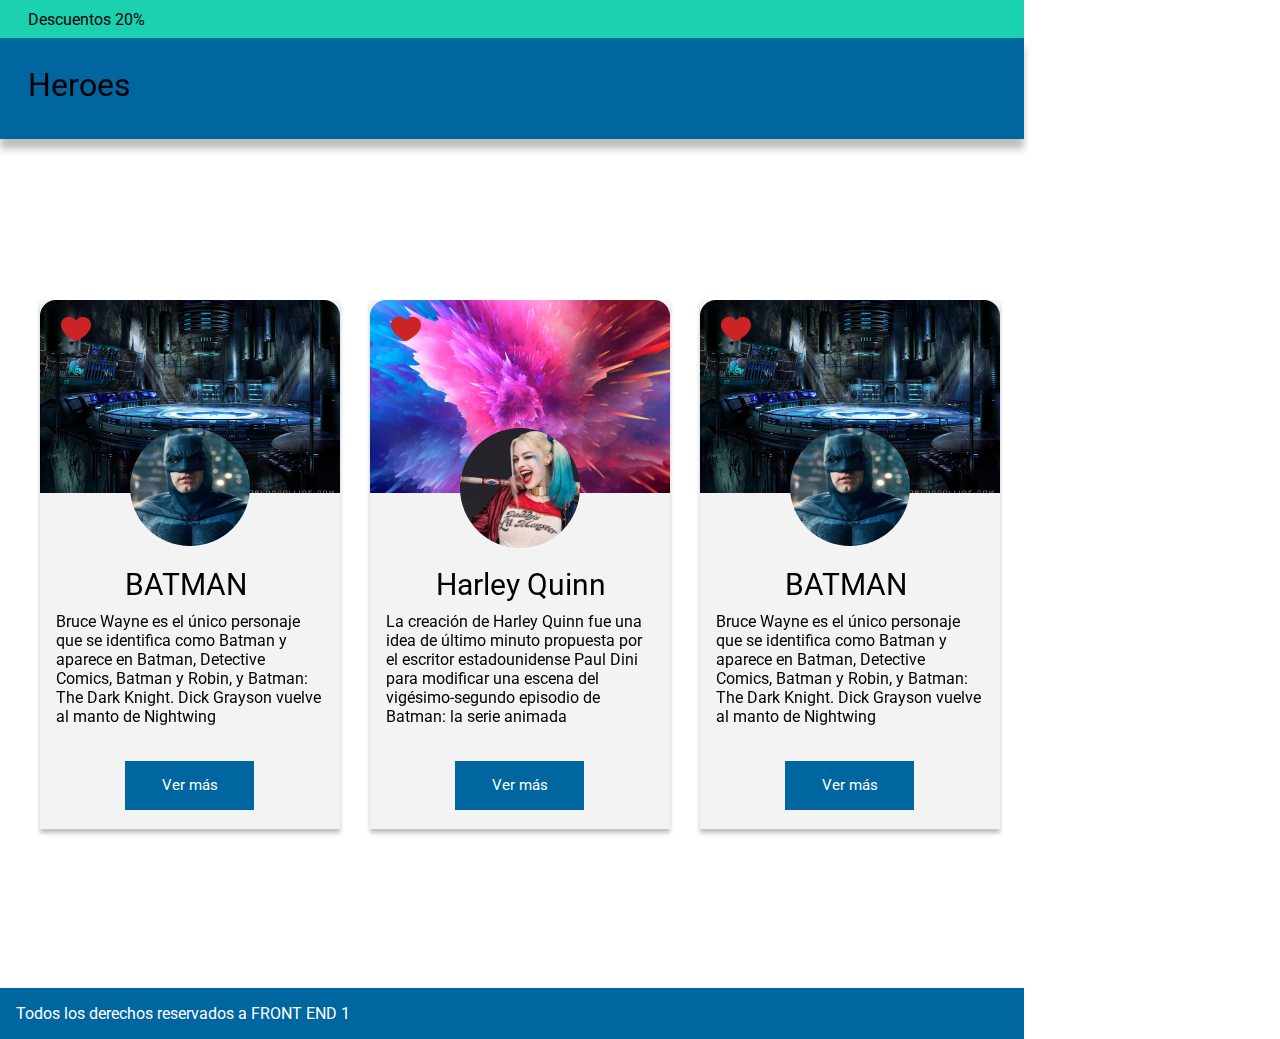
<file: index.html>
<!DOCTYPE html>
<html lang="en">
<head>
    <meta charset="UTF-8">
    <meta http-equiv="X-UA-Compatible" content="IE=edge">
    <meta name="viewport" content="width=device-width, initial-scale=1.0">
    <link href="css/style.css" rel="stylesheet">
    <link rel="preconnect" href="https://fonts.googleapis.com">
    <link rel="preconnect" href="https://fonts.gstatic.com" crossorigin>
    <link href="https://fonts.googleapis.com/css2?family=Roboto&display=swap" rel="stylesheet">
    <title>Clase 10 LV</title>
    <link rel="stylesheet" href="https://cdnjs.cloudflare.com/ajax/libs/font-awesome/6.1.2/css/all.min.css" integrity="sha512-1sCRPdkRXhBV2PBLUdRb4tMg1w2YPf37qatUFeS7zlBy7jJI8Lf4VHwWfZZfpXtYSLy85pkm9GaYVYMfw5BC1A==" crossorigin="anonymous" referrerpolicy="no-referrer" />
</head>
<body>
    <header>
        <div class="descuentos">Descuentos 20%</div>
        <h1>Heroes</h1>
    </header>
    <main>
        <div class="contenedor">
            <span class="batman1">
                <img src="img/Batman-fondo.png" alt="Fondo Batman">
                <img class="corazon" src="img/corazon.png" alt="corazon">
                <img class="fotoperfil" src="img/batman.png" alt="Foto Batman">
                <h2 class="tituloB">BATMAN</h2>
                <p class="batman1text">Bruce Wayne es el único personaje que se identifica como Batman y aparece en Batman, Detective Comics, Batman y Robin, y Batman: The Dark Knight. Dick Grayson vuelve al manto de Nightwing</p>
                <a href="#">Ver más</a>
            </span>
            <span class="harley">
                <img class ="fondo-harley" src="img/harley-fondo.png" alt="Fondo Harley">
                <img class="corazon" src="img/corazon.png" alt="corazon">
                <img class="fotoperfil" src="img/harley.png" alt="Foto Harley">
                <h2 class="tituloH">Harley Quinn</h2>
                <p>La creación de Harley Quinn fue una idea de último minuto propuesta por el escritor estadounidense Paul Dini para modificar una escena del vigésimo-segundo episodio de Batman: la serie animada</p>
                <a href="#">Ver más</a>
            </span>
            <span class="batman2">
                <img src="img/Batman-fondo.png" alt="Fondo Batman">
                <img class="corazon" src="img/corazon.png" alt="corazon">
                <img class="fotoperfil" src="img/batman.png" alt="Foto Batman">
                <h2 class="tituloB">BATMAN</h2>
                <p class="batman2text">Bruce Wayne es el único personaje que se identifica como Batman y aparece en Batman, Detective Comics, Batman y Robin, y Batman: The Dark Knight. Dick Grayson vuelve al manto de Nightwing</p>
                <a href="#">Ver más</a>
            </span>
        </div>
    </main>
    <footer>
        <p>Todos los derechos reservados a FRONT END 1</p>
    </footer>
</body>
</html>
</file>
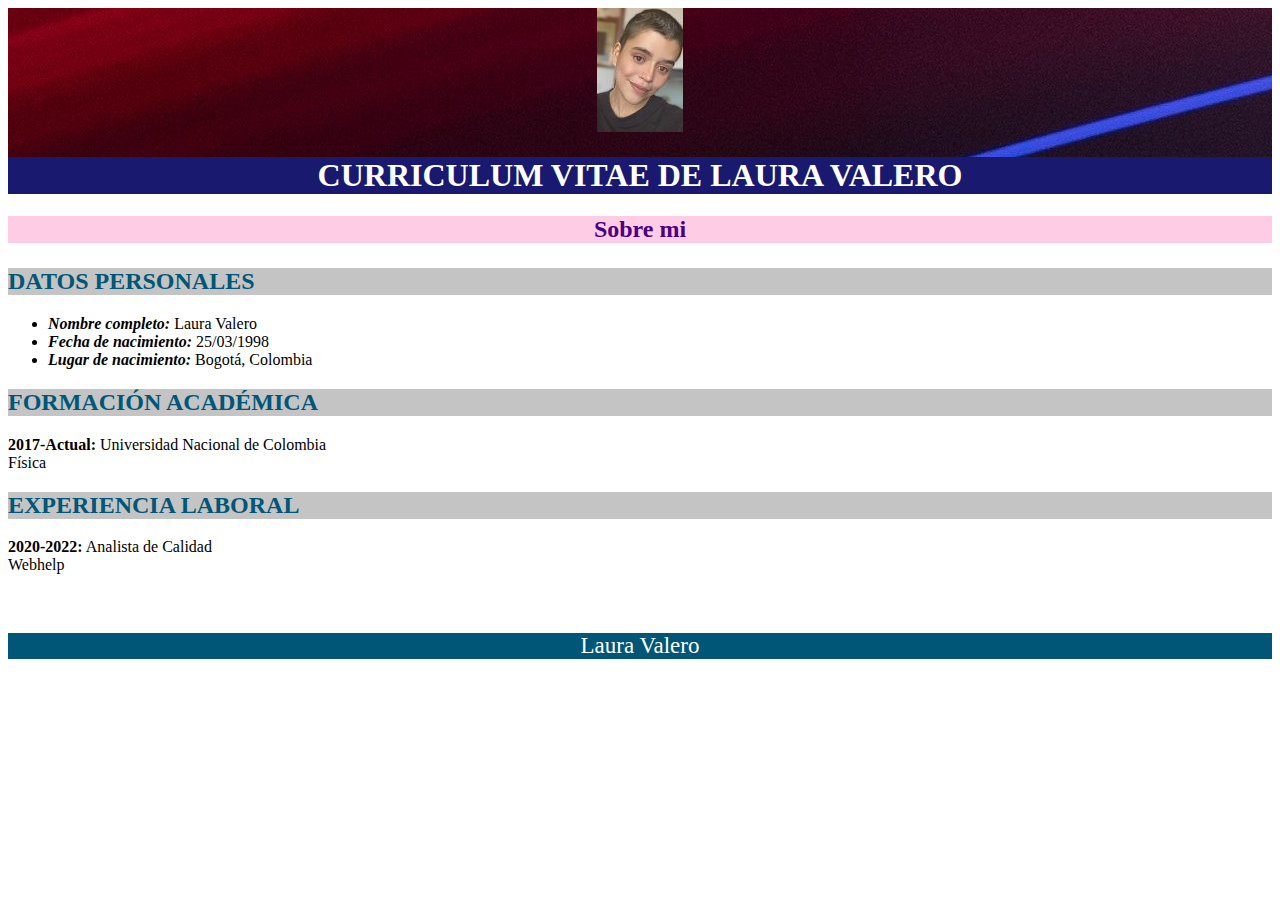
<file: Clase 8/index.html>
<!DOCTYPE html>
<html lang="en">
<head>
    <meta charset="UTF-8">
    <meta http-equiv="X-UA-Compatible" content="IE=edge">
    <meta name="viewport" content="width=device-width, initial-scale=1.0">
    <link rel="stylesheet" href="css/style.css">
    <link rel="stylesheet" href="https://cdnjs.cloudflare.com/ajax/libs/font-awesome/6.1.2/css/all.min.css" integrity="sha512-1sCRPdkRXhBV2PBLUdRb4tMg1w2YPf37qatUFeS7zlBy7jJI8Lf4VHwWfZZfpXtYSLy85pkm9GaYVYMfw5BC1A==" crossorigin="anonymous" referrerpolicy="no-referrer" />
    <title>Hoja de Vida</title>
</head>
<body>
    <header class="headerindex">
        <img class="fotopersonal" src="img/descarga" alt="Batman logo">
        <h1 class="titulo1">Curriculum vitae de Laura Valero</h1>
        <nav>
           <a href="html/sobremi.html">Sobre mi<br><i class="fa-solid fa-arrow-up-right-from-square"></i></a>
        </nav>
   </header>
   <br>
   <br>
   <br>
   <br>
   <br>
   <main>
        <section>
            <h2 class="subtitulo1">Datos personales</h2>
            <ul class="datos-personales">
                <li class="lista1"><em><b>Nombre completo:</b></em> Laura Valero</li>
                <li class="lista1"><em><b>Fecha de nacimiento:</b></em> 25/03/1998</li>
                <li class="lista1"><em><b>Lugar de nacimiento:</b></em> Bogotá, Colombia</li>
            </ul>
        </section>
        <section>
            <h2>Formación académica</h2>
            <b>2017-Actual:</b> Universidad Nacional de Colombia
                    <div>Física</div>
        
        </section>
        <section>
            <h2>Experiencia laboral</h2>
            <b>2020-2022:</b> Analista de Calidad
                    <div>Webhelp</div> 
        </section>
   </main>
   <br>
   <br>
   <footer>
        <p>Laura Valero <i class="fa-brands fa-instagram"></i></p>
   </footer>
</body>
</html>
</file>
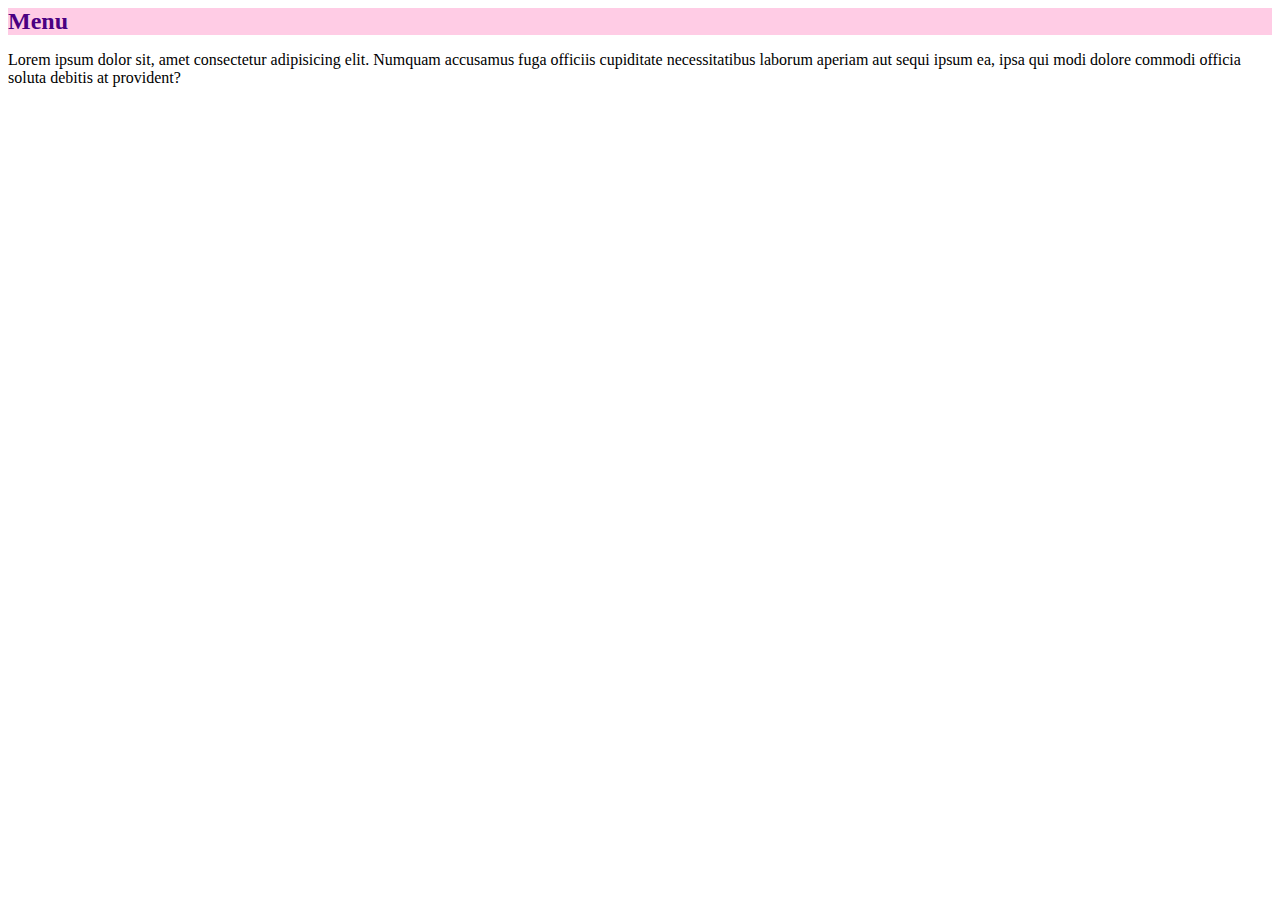
<file: Clase 8/html/sobremi.html>
<!DOCTYPE html>
<html lang="en">
<head>
    <meta charset="UTF-8">
    <meta http-equiv="X-UA-Compatible" content="IE=edge">
    <meta name="viewport" content="width=device-width, initial-scale=1.0">
    <link rel="stylesheet" href="../css/style.css">
    <link rel="stylesheet" href="https://cdnjs.cloudflare.com/ajax/libs/font-awesome/6.1.2/css/all.min.css" integrity="sha512-1sCRPdkRXhBV2PBLUdRb4tMg1w2YPf37qatUFeS7zlBy7jJI8Lf4VHwWfZZfpXtYSLy85pkm9GaYVYMfw5BC1A==" crossorigin="anonymous" referrerpolicy="no-referrer" />
    <title>Document</title>
</head>
<body>
    <header calss="sobreMiHeader">
        <nav>
            <a href="../index.html"><i class="fa-solid fa-arrow-left"></i>Menu<br></a>
         </nav>
    </header>
    <main>
        <p>Lorem ipsum dolor sit, amet consectetur adipisicing elit. Numquam accusamus fuga officiis cupiditate necessitatibus laborum aperiam aut sequi ipsum ea, ipsa qui modi dolore commodi officia soluta debitis at provident?</p>
    </main>
</body>
</html>
</file>
<file: css/style.css>
* {
    box-sizing: border-box;
}

.descuentos{
    background-color: #1CD1B0;
    color: black;
    font-family: 'Roboto', sans-serif;
    width: 1024px;
    height: 38px;
    padding-top: 10px;
    padding-bottom: 10px;
    padding-left:28px;
    position: absolute;
    top: 0px;
    left: 0px;
    margin:0px;
    font-weight: 400;
}

h1 {
    font-family: 'Roboto', sans-serif;
    background-color: #00669F;
    color: black;
    position: fixed;
    height: 101px;
    padding-top: 28px;
    padding-bottom:26px;
    padding-left: 28px;
    top:38px;
    left:0px;
    width:1024px;
    box-shadow: 0px 10px 7px rgba(0, 0, 0, 0.25);
    margin:0px;
    font-weight: 400;
}

.contenedor{
    position: relative;
    top:292px;
    margin: 0px;
    padding: 0px;
}

span{
    position:relative;
    display: inline-block;
    width:300px;
    height: 529px;
    background-color: #F3F3F3;
    box-shadow: 0px 4px 4px rgba(0, 0, 0, 0.25);
}

.batman1{
    position: absolute;
    left:32px;
}

.harley{
    position: absolute;
    top:0px;
    left: 362px;
}

.batman2{
    position:absolute;
    left: 692px;
}

.corazon{
    position: absolute;
    left:21px;
    top:15.87px;
    Width:30px;
    Height:26.25px;
}

.fotoperfil{
    border-radius: 50%;
    position: absolute;
    left:90px;
    top:128px;
}

h2.tituloB{
    font-family: 'Roboto', sans-serif;
    position: absolute;
    left: 85px;
    font-size: 30px;
    text-align: center;
    top: 267px;
    line-height: 35px;
    width: 122px;
    height: 35px;
    margin: 0px;
    font-weight: 400;
}

h2.tituloH{
    font-family: 'Roboto', sans-serif;
    position: absolute;
    left: 65px;
    font-size: 30px;
    text-align: center;
    top: 267px;
    line-height: 35px;
    width: 171px;
    height: 35px;
    margin: 0px;
    font-weight: 400;
}

span p{
    position:absolute;
    top: 312px;
    margin: 0px;
    left: 16px;
    font-size: 16px;
    line-height: 19px;
    font-family: 'Roboto', sans-serif;
    width: 267px;
    height: 113px;
    font-weight: 400;
}

a{
    position: absolute;
    left: 85px;
    background-color: #00669F;
    color: white;
    text-decoration: none;
    top: 461px;
    width: 128.78px;
    height: 48.52px;
    padding: 15px 35.78px 15.42px 37px;
    font-family: 'Roboto',sans-serif;
    font-weight: 400;
    font-size: 15px;
    line-height: 18px
}

footer p{
    position: absolute;
    top: 972px;
    background-color: #00669F;
    width: 1024px;
    height: 51px;
    left: 0px;
    padding-top: 16px;
    padding-bottom:16px;
    padding-left: 16px;
    font-family: 'Roboto',sans-serif;
    font-weight: 400;
    font-size: 16px;
    line-height: 19px;
    color: white;
}
</file>
<file: Clase 8/css/style.css>
/*header*/
header.headerindex {
    background-image: url(../img/pexels-bruno-thethe-1910225.jpg);
    background-position: cover;
    height: 150px;
    position: center;
    text-align: center;
}

header.sobreMiHeader {
    font-family: 'Times New Roman', Times, serif;
    font-size:x-large;
    font-weight: bold;
    text-decoration: none;
    color: indigo;
}

/*Tituo*/

h1.titulo1 {
    
    background-color: midnightblue;
    color: white;
    text-transform: uppercase;
}

nav {
    background-color: #ffcce5;
}

a {
    font-family: 'Times New Roman', Times, serif;
    font-size:x-large;
    font-weight: bold;
    text-decoration: none;
    color: indigo;
}

/*Datos personales*/

h2 {
    background-color: #C4C4C4; 
    color: #005677;
    font-family: 'Times New Roman';
    position: ceter;
    text-transform: uppercase;
}

footer {
    background-color: #005677;
    color: #ffffff;
    font-family: 'Times New Roman';
    font-size: 23px;
    position: center;
    text-align: center;
}
</file>
